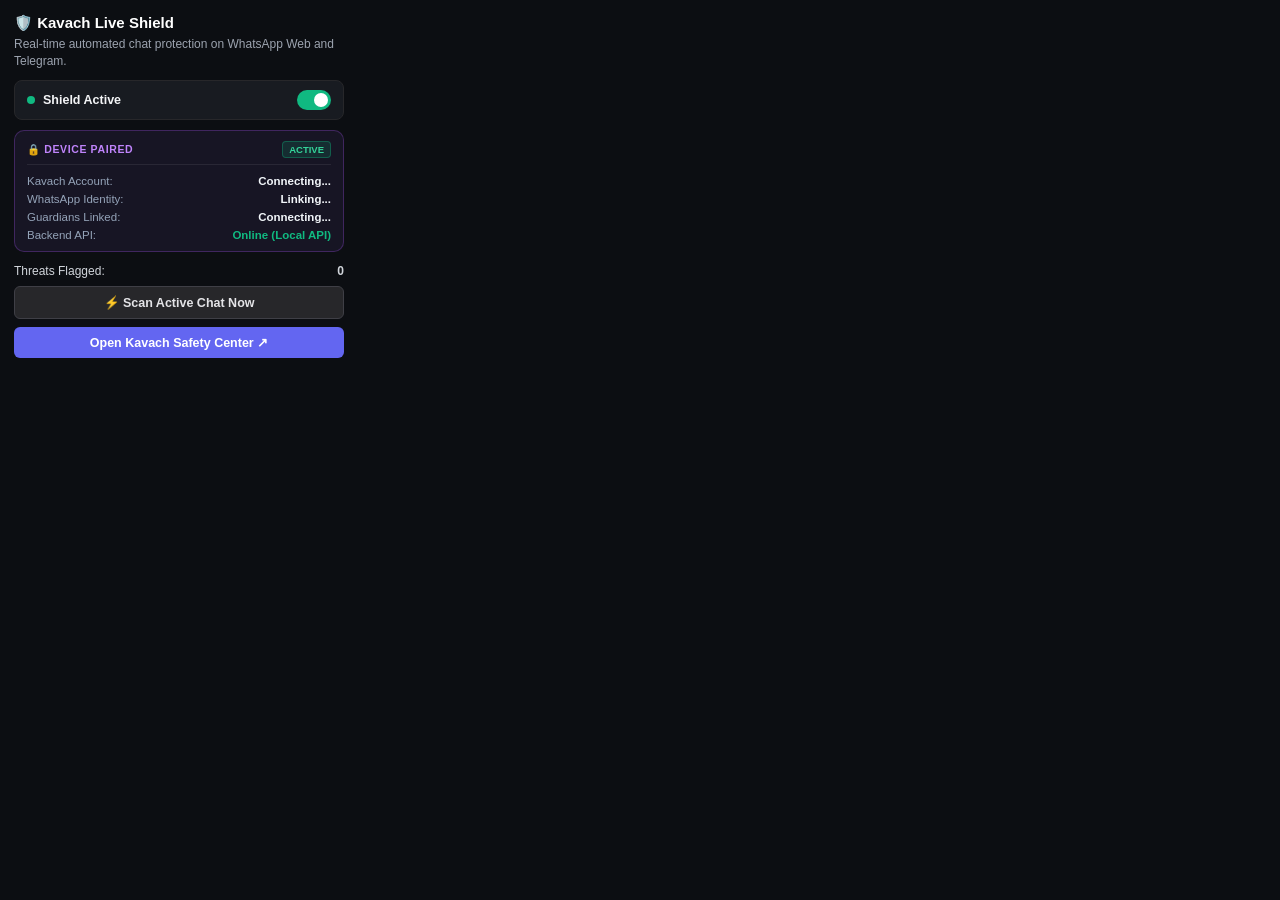
<file: extension/popup.html>
<!doctype html>
<html lang="en">
<head>
  <meta charset="utf-8" />
  <meta name="viewport" content="width=device-width, initial-scale=1" />
  <title>Kavach Shield</title>
  <style>
    body { width: 330px; margin: 0; padding: 14px; font-family: -apple-system, BlinkMacSystemFont, "Segoe UI", Roboto, sans-serif; background: #0c0e12; color: #f3f4f6; }
    h1 { font-size: 15px; margin: 0 0 4px; display: flex; align-items: center; gap: 8px; font-weight: 700; color: #fff; }
    p { font-size: 12px; color: #9ca3af; margin: 0 0 10px; line-height: 1.4; }
    
    .status-card { background: #181b21; border: 1px solid #27272a; border-radius: 8px; padding: 9px 12px; margin-bottom: 10px; display: flex; align-items: center; justify-content: space-between; }
    .status-left { display: flex; align-items: center; gap: 8px; font-size: 12.5px; font-weight: 600; }
    .dot { width: 8px; height: 8px; border-radius: 50%; background: #10b981; }
    .dot.off { background: #6b7280; }
    .switch { position: relative; display: inline-block; width: 34px; height: 20px; }
    .switch input { opacity: 0; width: 0; height: 0; }
    .slider { position: absolute; cursor: pointer; top: 0; left: 0; right: 0; bottom: 0; background-color: #374151; transition: .3s; border-radius: 20px; }
    .slider:before { position: absolute; content: ""; height: 14px; width: 14px; left: 3px; bottom: 3px; background-color: white; transition: .3s; border-radius: 50%; }
    input:checked + .slider { background-color: #10b981; }
    input:checked + .slider:before { transform: translateX(14px); }

    .pairing-card {
      background: rgba(30, 27, 46, 0.65);
      border: 1px solid rgba(168, 85, 247, 0.28);
      border-radius: 10px;
      padding: 10px 12px;
      margin-bottom: 12px;
      display: flex;
      flex-direction: column;
      gap: 6px;
    }
    .pairing-header {
      display: flex;
      justify-content: space-between;
      align-items: center;
      margin-bottom: 4px;
      border-bottom: 1px solid rgba(255, 255, 255, 0.08);
      padding-bottom: 6px;
    }
    .pairing-badge {
      font-size: 10.5px;
      font-weight: 700;
      color: #c084fc;
      letter-spacing: 0.06em;
    }
    .pairing-indicator {
      font-size: 9.5px;
      background: rgba(16, 185, 129, 0.15);
      border: 1px solid rgba(16, 185, 129, 0.35);
      color: #34d399;
      padding: 2px 6px;
      border-radius: 4px;
      font-weight: 700;
    }
    .pairing-row {
      display: flex;
      justify-content: space-between;
      align-items: center;
      font-size: 11.5px;
      gap: 8px;
    }
    .pairing-label { color: #94a3b8; font-weight: 500; }
    .pairing-val { color: #f1f5f9; font-weight: 600; text-align: right; max-width: 190px; overflow: hidden; text-overflow: ellipsis; white-space: nowrap; }

    .stat-row { display: flex; justify-content: space-between; font-size: 12px; margin-bottom: 6px; color: #d1d5db; }
    .btn { display: block; text-align: center; background: #6366f1; color: #fff; text-decoration: none; padding: 8px; border-radius: 6px; font-size: 12.5px; font-weight: 600; margin-top: 8px; cursor: pointer; border: none; width: 100%; box-sizing: border-box; }
    .btn:hover { background: #4f46e5; }
    .btn-secondary { background: #27272a; border: 1px solid #3f3f46; color: #e4e4e7; }
    .btn-secondary:hover { background: #3f3f46; }
  </style>
</head>
<body>
  <h1>🛡️ Kavach Live Shield</h1>
  <p>Real-time automated chat protection on WhatsApp Web and Telegram.</p>

  <div class="status-card">
    <div class="status-left">
      <span class="dot" id="live-dot"></span>
      <span id="live-text">Shield Active</span>
    </div>
    <label class="switch">
      <input type="checkbox" id="toggle-shield" checked />
      <span class="slider"></span>
    </label>
  </div>

  <!-- Device & Identity Pairing Status Card -->
  <div class="pairing-card">
    <div class="pairing-header">
      <span class="pairing-badge">🔒 DEVICE PAIRED</span>
      <span class="pairing-indicator">ACTIVE</span>
    </div>
    <div class="pairing-row">
      <span class="pairing-label">Kavach Account:</span>
      <strong id="user-status" class="pairing-val">Connecting...</strong>
    </div>
    <div class="pairing-row">
      <span class="pairing-label">WhatsApp Identity:</span>
      <strong id="wa-user-status" class="pairing-val">Linking...</strong>
    </div>
    <div class="pairing-row">
      <span class="pairing-label">Guardians Linked:</span>
      <strong id="guardians-status" class="pairing-val">Connecting...</strong>
    </div>
    <div class="pairing-row">
      <span class="pairing-label">Backend API:</span>
      <strong id="api-status" class="pairing-val" style="color:#10b981;">Online (Local API)</strong>
    </div>
  </div>

  <div class="stat-row">
    <span>Threats Flagged:</span>
    <strong id="threat-count">0</strong>
  </div>

  <button type="button" class="btn btn-secondary" id="test-banner-btn">⚡ Scan Active Chat Now</button>
  <a class="btn" id="open-kavach-btn" href="http://127.0.0.1:8000" target="_blank" rel="noopener">Open Kavach Safety Center ↗</a>

  <script src="popup.js"></script>
</body>
</html>
</file>
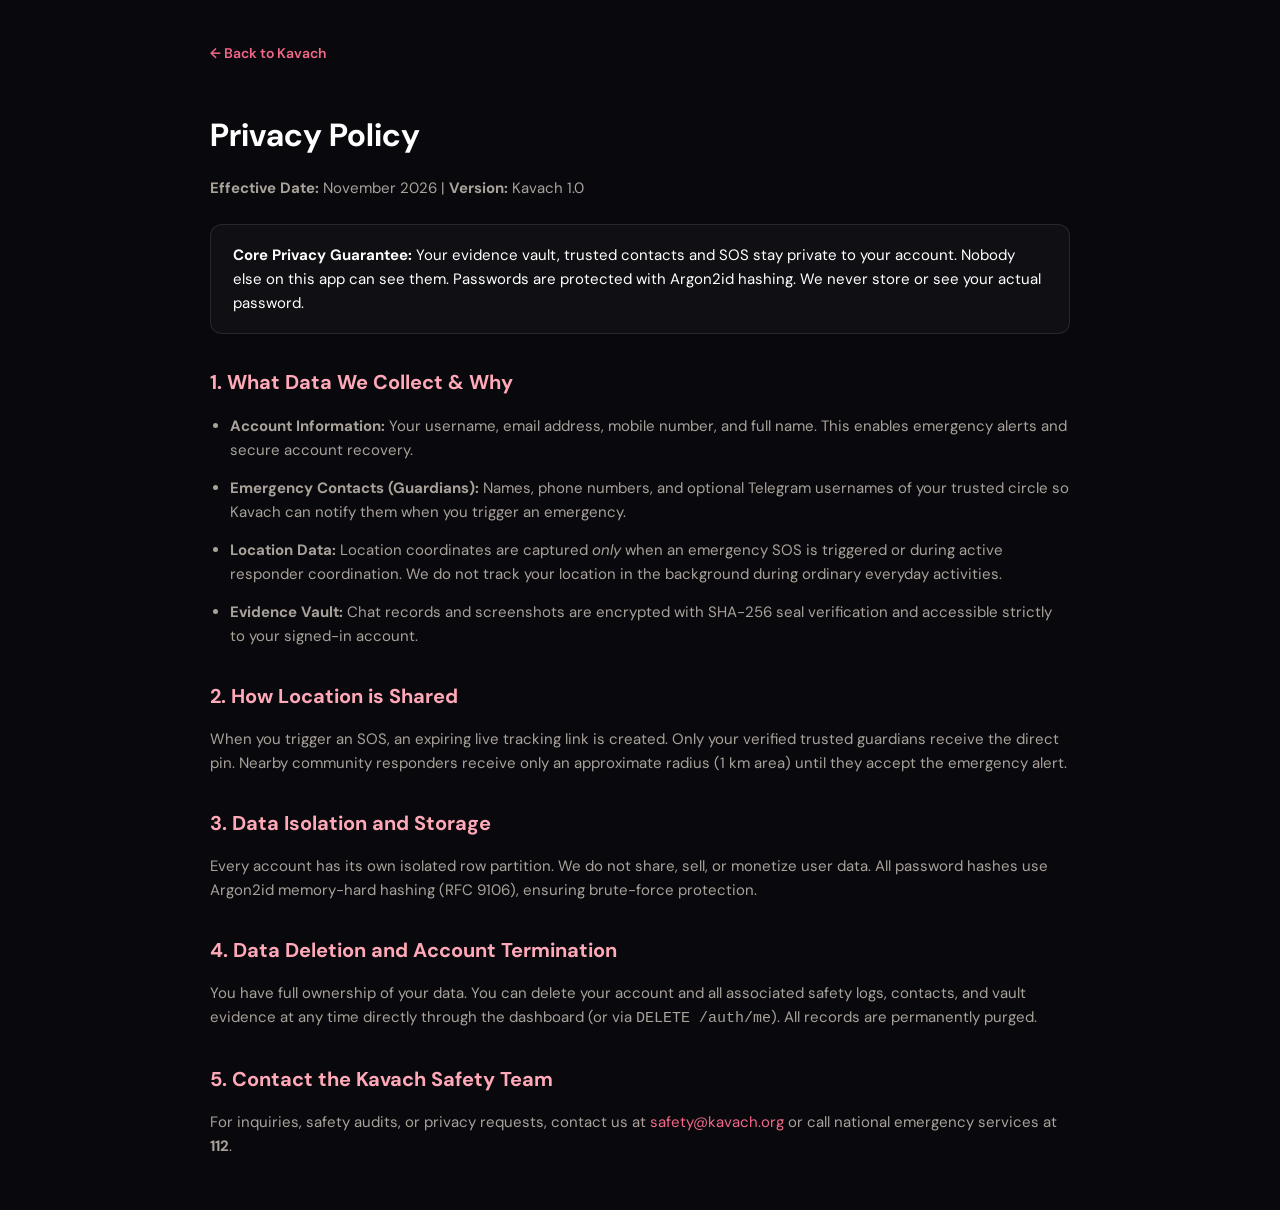
<file: frontend/privacy.html>
<!doctype html>
<html lang="en">
<head>
  <meta charset="utf-8" />
  <meta name="viewport" content="width=device-width, initial-scale=1, viewport-fit=cover" />
  <title>Privacy Policy · Kavach 1.0</title>
  <link rel="icon" href="/assets/icons/icon-192.png" />
  <link href="https://fonts.googleapis.com/css2?family=DM+Sans:wght@400;500;600;700&family=JetBrains+Mono:wght@400;500&display=swap" rel="stylesheet" />
  <style>
    body {
      background: #09090d; color: #f4ede4; font-family: "DM Sans", sans-serif;
      line-height: 1.6; padding: 40px clamp(16px, 5vw, 64px); max-width: 860px; margin: 0 auto;
    }
    h1 { font-size: 32px; margin-bottom: 8px; color: #fff; }
    h2 { font-size: 20px; margin-top: 32px; margin-bottom: 12px; color: #ffa8b8; }
    p, li { font-size: 15px; color: #a9a29a; margin-bottom: 14px; }
    ul { padding-left: 20px; }
    .box {
      background: rgba(255, 255, 255, .03); border: 1px solid rgba(255, 255, 255, .1);
      padding: 18px 22px; border-radius: 12px; margin: 24px 0;
    }
    a { color: #f26888; text-decoration: none; }
    a:hover { text-decoration: underline; }
    .back { display: inline-block; margin-bottom: 24px; font-size: 14px; font-weight: 600; }
  </style>
</head>
<body>
  <a href="/index.html" class="back">← Back to Kavach</a>
  <h1>Privacy Policy</h1>
  <p><strong>Effective Date:</strong> November 2026 | <strong>Version:</strong> Kavach 1.0</p>

  <div class="box">
    <p style="color:#fff; margin:0;">
      <strong>Core Privacy Guarantee:</strong> Your evidence vault, trusted contacts and SOS stay private to your account. Nobody else on this app can see them. Passwords are protected with Argon2id hashing. We never store or see your actual password.
    </p>
  </div>

  <h2>1. What Data We Collect & Why</h2>
  <ul>
    <li><strong>Account Information:</strong> Your username, email address, mobile number, and full name. This enables emergency alerts and secure account recovery.</li>
    <li><strong>Emergency Contacts (Guardians):</strong> Names, phone numbers, and optional Telegram usernames of your trusted circle so Kavach can notify them when you trigger an emergency.</li>
    <li><strong>Location Data:</strong> Location coordinates are captured <em>only</em> when an emergency SOS is triggered or during active responder coordination. We do not track your location in the background during ordinary everyday activities.</li>
    <li><strong>Evidence Vault:</strong> Chat records and screenshots are encrypted with SHA-256 seal verification and accessible strictly to your signed-in account.</li>
  </ul>

  <h2>2. How Location is Shared</h2>
  <p>When you trigger an SOS, an expiring live tracking link is created. Only your verified trusted guardians receive the direct pin. Nearby community responders receive only an approximate radius (1 km area) until they accept the emergency alert.</p>

  <h2>3. Data Isolation and Storage</h2>
  <p>Every account has its own isolated row partition. We do not share, sell, or monetize user data. All password hashes use Argon2id memory-hard hashing (RFC 9106), ensuring brute-force protection.</p>

  <h2>4. Data Deletion and Account Termination</h2>
  <p>You have full ownership of your data. You can delete your account and all associated safety logs, contacts, and vault evidence at any time directly through the dashboard (or via <code>DELETE /auth/me</code>). All records are permanently purged.</p>

  <h2>5. Contact the Kavach Safety Team</h2>
  <p>For inquiries, safety audits, or privacy requests, contact us at <a href="mailto:safety@kavach.org">safety@kavach.org</a> or call national emergency services at <strong>112</strong>.</p>
</body>
</html>
</file>
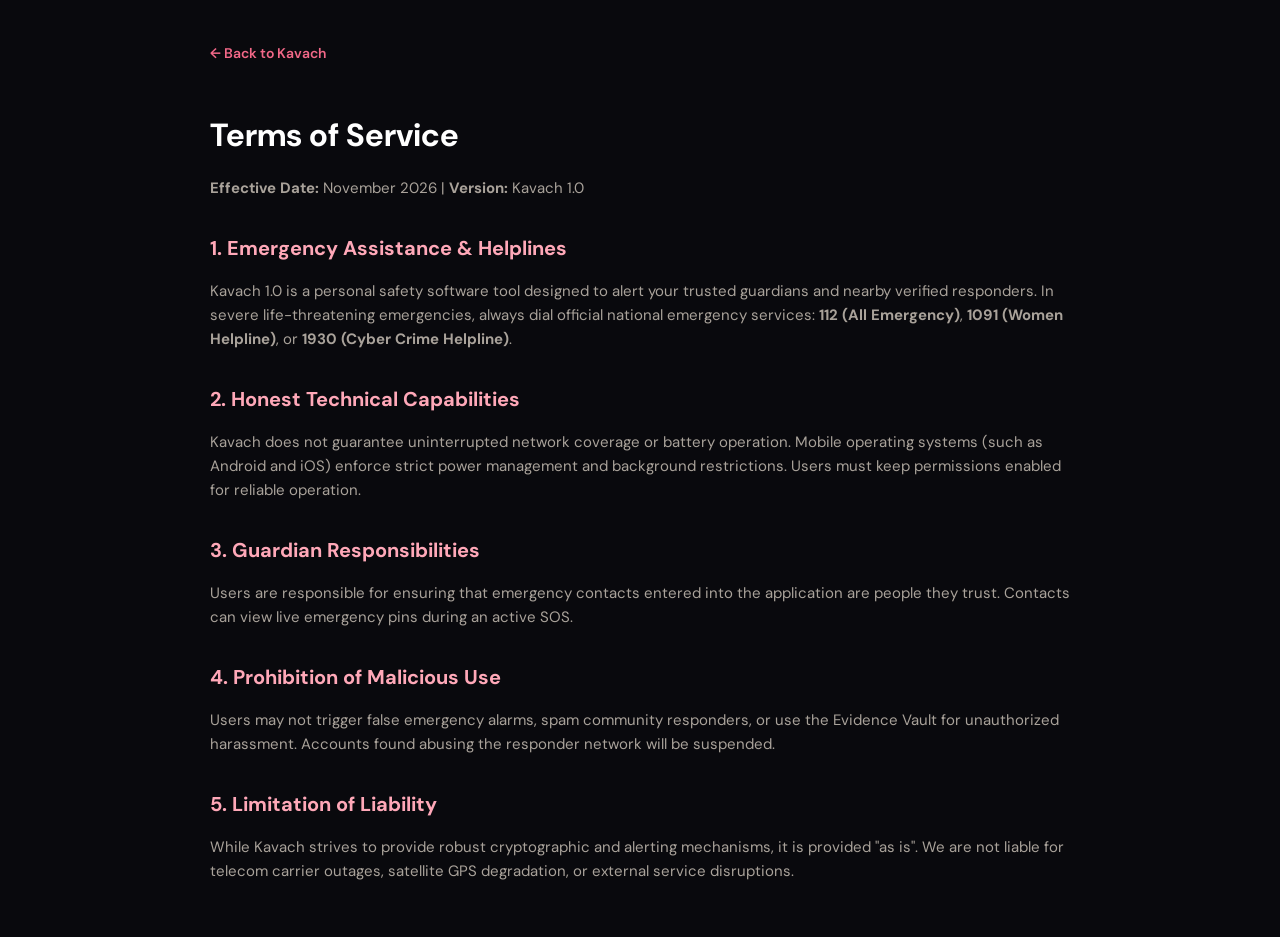
<file: frontend/terms.html>
<!doctype html>
<html lang="en">
<head>
  <meta charset="utf-8" />
  <meta name="viewport" content="width=device-width, initial-scale=1, viewport-fit=cover" />
  <title>Terms of Service · Kavach 1.0</title>
  <link rel="icon" href="/assets/icons/icon-192.png" />
  <link href="https://fonts.googleapis.com/css2?family=DM+Sans:wght@400;500;600;700&display=swap" rel="stylesheet" />
  <style>
    body {
      background: #09090d; color: #f4ede4; font-family: "DM Sans", sans-serif;
      line-height: 1.6; padding: 40px clamp(16px, 5vw, 64px); max-width: 860px; margin: 0 auto;
    }
    h1 { font-size: 32px; margin-bottom: 8px; color: #fff; }
    h2 { font-size: 20px; margin-top: 32px; margin-bottom: 12px; color: #ffa8b8; }
    p, li { font-size: 15px; color: #a9a29a; margin-bottom: 14px; }
    ul { padding-left: 20px; }
    a { color: #f26888; text-decoration: none; }
    a:hover { text-decoration: underline; }
    .back { display: inline-block; margin-bottom: 24px; font-size: 14px; font-weight: 600; }
  </style>
</head>
<body>
  <a href="/index.html" class="back">← Back to Kavach</a>
  <h1>Terms of Service</h1>
  <p><strong>Effective Date:</strong> November 2026 | <strong>Version:</strong> Kavach 1.0</p>

  <h2>1. Emergency Assistance & Helplines</h2>
  <p>Kavach 1.0 is a personal safety software tool designed to alert your trusted guardians and nearby verified responders. In severe life-threatening emergencies, always dial official national emergency services: <strong>112 (All Emergency)</strong>, <strong>1091 (Women Helpline)</strong>, or <strong>1930 (Cyber Crime Helpline)</strong>.</p>

  <h2>2. Honest Technical Capabilities</h2>
  <p>Kavach does not guarantee uninterrupted network coverage or battery operation. Mobile operating systems (such as Android and iOS) enforce strict power management and background restrictions. Users must keep permissions enabled for reliable operation.</p>

  <h2>3. Guardian Responsibilities</h2>
  <p>Users are responsible for ensuring that emergency contacts entered into the application are people they trust. Contacts can view live emergency pins during an active SOS.</p>

  <h2>4. Prohibition of Malicious Use</h2>
  <p>Users may not trigger false emergency alarms, spam community responders, or use the Evidence Vault for unauthorized harassment. Accounts found abusing the responder network will be suspended.</p>

  <h2>5. Limitation of Liability</h2>
  <p>While Kavach strives to provide robust cryptographic and alerting mechanisms, it is provided "as is". We are not liable for telecom carrier outages, satellite GPS degradation, or external service disruptions.</p>
</body>
</html>
</file>
